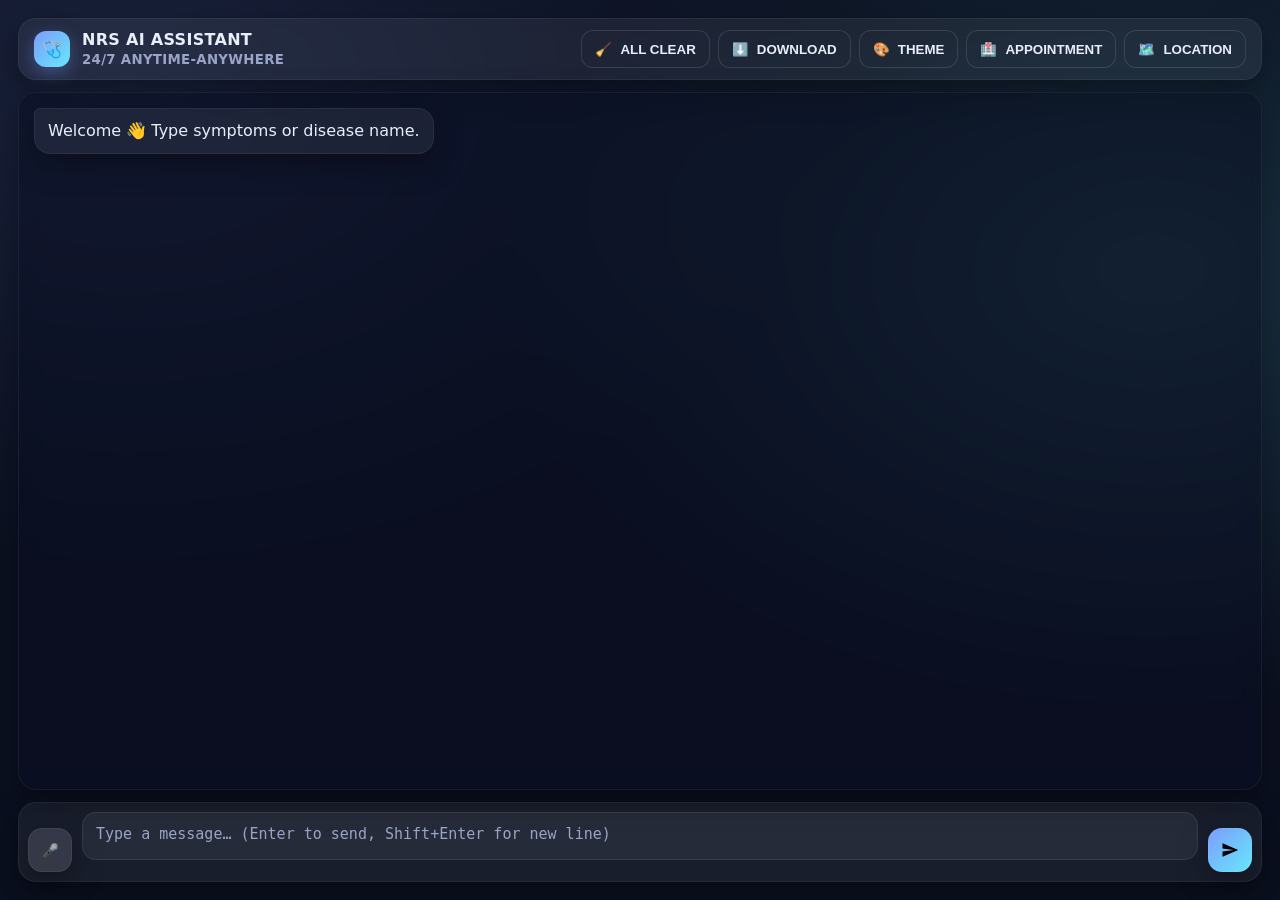
<file: NRSMEDI AI/index.html>
<!DOCTYPE html>
<html lang="en">
<head>
  <meta charset="UTF-8" />
  <meta name="viewport" content="width=device-width, initial-scale=1.0" />
  <title>NRS AI </title>
  <link rel="icon" href="image/logo 3.0">
  <style>
    :root{
      --bg: #0b1020;
      --panel: rgba(255,255,255,0.06);       
      --panel-2: rgba(255,255,255,0.12);
      --text: #e9eefb;
      --muted: #9aa4c7;
      --accent: #7c9cff;
      --accent-2:#67e8f9;
      --danger:#ff6b6b;
      --ok:#22c55e;
      --shadow: 0 10px 30px rgba(0,0,0,.35), inset 0 0 0 1px rgba(255,255,255,.06);
      --radius: 18px;
    }

    *{ box-sizing: border-box }
    html,body{ height:100% }
    body{
      margin:0;
      font-family: ui-sans-serif, system-ui, -apple-system, Segoe UI, Roboto, "Helvetica Neue", Arial, "Noto Sans", "Apple Color Emoji", "Segoe UI Emoji";
      color: var(--text);
      background: radial-gradient(1200px 800px at 10% 10%, rgba(124,156,255,.12), transparent 60%),
                  radial-gradient(1200px 800px at 90% 30%, rgba(103,232,249,.15), transparent 55%),
                  var(--bg);
      display:grid;
      grid-template-rows: auto 1fr auto;
      gap: 12px;
      padding: 18px;
    }

    header{
      display:flex; align-items:center; justify-content:space-between;
      backdrop-filter: blur(8px);
      background: var(--panel);
      border-radius: var(--radius);
      padding: 12px 16px;
      box-shadow: var(--shadow);
    }

    .title{
      display:flex; gap:12px; align-items:center; font-weight:700; letter-spacing:.3px
    }
    .title .logo{ width:36px; height:36px; border-radius:12px; display:grid; place-items:center; background: linear-gradient(135deg, var(--accent), var(--accent-2)); box-shadow: 0 6px 18px rgba(124,156,255,.35) }

    .toolbar{ display:flex; gap:8px; align-items:center }
    .btn{ 
      height:38px; padding:0 14px; border-radius: 12px; border:none; cursor:pointer; color:var(--text);
      background: var(--panel-2); box-shadow: var(--shadow); transition: transform .08s ease, background .2s ease, opacity .2s; display:inline-flex; align-items:center; gap:8px; font-weight:600
    }
    .btn:active{ transform: translateY(1px) scale(.99) }
    .btn.primary{ background: linear-gradient(135deg, var(--accent), var(--accent-2)) }
    .btn.ghost{ background: transparent; box-shadow: inset 0 0 0 1px rgba(255,255,255,.12) }

    .chat{
      position:relative;
      overflow:hidden;
      border-radius: var(--radius);
      background: rgba(10,15,35,.45);
      backdrop-filter: blur(10px);
      box-shadow: var(--shadow);
      min-height: 0; /* so the flex child can shrink */
    }

    .messages{
      height:100%;
      overflow:auto;
      padding: 16px;
      display:flex; flex-direction:column; gap:12px;
      scroll-behavior:smooth;
    }

    .msg{
      max-width: 78ch;
      padding: 12px 14px;
      border-radius: 16px;
      background: rgba(255,255,255,.06);
      box-shadow: var(--shadow);
      line-height: 1.4;
      animation: pop .15s ease;
      white-space: pre-wrap;
      word-wrap: break-word;
    }
    .msg.user{ align-self:flex-end; background: linear-gradient(135deg, rgba(124,156,255,.22), rgba(103,232,249,.20)); border-top-right-radius: 6px }
    .msg.bot{ align-self:flex-start; border-top-left-radius: 6px }

    .row{
      display:flex; align-items: flex-end; gap:10px; padding: 10px; background: var(--panel); box-shadow: var(--shadow); border-radius: var(--radius);
    }

    .input-wrap{ position:relative; flex:1; }
    textarea{
      width:100%; max-height:200px; min-height:48px; resize:none; padding: 12px 44px 12px 14px;
      border-radius: 14px; border:none; outline:none; color:var(--text);
      background: rgba(255,255,255,.06);
      box-shadow: inset 0 0 0 1px rgba(255,255,255,.08);
      font-size: 15px; line-height:1.35;
    }
    textarea::placeholder{ color: var(--muted) }

    .send{ width:44px; height:44px; border-radius: 14px; border:none; cursor:pointer; background: linear-gradient(135deg, var(--accent), var(--accent-2)); display:grid; place-items:center; box-shadow: var(--shadow); transition: transform .08s ease }
    .send:active{ transform: translateY(1px) scale(.98) }

    .icon{ width:18px; height:18px; fill: currentColor }
    .circle{ width:44px; height:44px; border-radius: 14px; display:grid; place-items:center; background: var(--panel-2); border: none; color: var(--text); cursor:pointer; box-shadow: var(--shadow) }

    .typing{
      display:inline-grid; grid-auto-flow:column; gap:5px; align-items:center
    }
    .dot{ width:6px; height:6px; background: var(--muted); border-radius:50%; animation: blink 1.2s infinite }
    .dot:nth-child(2){ animation-delay: .15s }
    .dot:nth-child(3){ animation-delay: .3s }

    .system-bar{ font-size:12px; color: var(--muted); text-align:center; padding:4px 0 }

    @keyframes blink{ 0%, 80%, 100%{ opacity:.2 } 40%{ opacity:1 } }
    @keyframes pop{ from{ transform: scale(.98); opacity:0 } to{ transform: scale(1); opacity:1 } }

    @media (max-width: 640px){
      body{ padding:12px }
      .btn span{ display:none }
    }
  </style>
</head>
<body>
  <header>
    <div class="title">
      <div class="logo" aria-hidden="true">🩺</div>
      <div>
        <div>NRS AI ASSISTANT</div>
        <small style="color:var(--muted)">24/7 ANYTIME-ANYWHERE</small>
      </div>
    </div>
    <div class="toolbar">
      <button class="btn ghost" id="clearBtn" title="Clear conversation">🧹 <span>ALL CLEAR</span></button>
      <button class="btn ghost" id="exportBtn" title="Export conversation">⬇️ <span>DOWNLOAD</span></button>
      <button class="btn ghost" id="themeBtn" title="Toggle theme"> 🎨<span>THEME</span></button>
      <button class="btn ghost" id="DoctorBtn" title="doctor">🏥 <span>APPOINTMENT</span></button>
      <button class="btn ghost" id = "map Btn"title="hospital"> 🗺️<span>LOCATION</span></button>
    </div>
  </header>

  <main class="chat" aria-live="polite">
    <div id="messages" class="messages" role="log" aria-label="Messages"></div>
  </main>

  <footer class="row">
    <button class="circle" id="micBtn" title="Hold to speak / Click to toggle">
      🎤
    </button>

    <div class="input-wrap">
      <textarea id="input" placeholder="Type a message… (Enter to send, Shift+Enter for new line)" rows="1"></textarea>
      <div class="system-bar" id="status"></div>
    </div>

    <button class="send" id="sendBtn" title="Send">
      <svg class="icon" viewBox="0 0 24 24" aria-hidden="true"><path d="M2.01 21L23 12 2.01 3 2 10l15 2-15 2z"/></svg>
    </button>
  </footer>

<script>
/* ===== Utility ===== */
const $ = (sel, el=document) => el.querySelector(sel);
const messagesEl = $('#messages');
const inputEl = $('#input');
const sendBtn = $('#sendBtn');
const micBtn = $('#micBtn');
const statusEl = $('#status');
const STORAGE_KEY = 'fullpage-chat-history-v1';

function wait(ms){ return new Promise(r=>setTimeout(r, ms)); }
function scrollToBottom(){ messagesEl.scrollTop = messagesEl.scrollHeight; }

/* ===== Message Handling ===== */
function addMessage(text, who='bot'){
  const msg = document.createElement('div');
  msg.className = `msg ${who}`;
  msg.innerHTML = text;
  messagesEl.appendChild(msg);
  persist();
  scrollToBottom();
}

function addTyping(){
  const wrap = document.createElement('div');
  wrap.className = 'msg bot';
  wrap.innerHTML = '<span class="typing"><span class="dot"></span><span class="dot"></span><span class="dot"></span></span>';
  messagesEl.appendChild(wrap);
  scrollToBottom();
  return wrap;
}

function persist(){
  const items = [...messagesEl.children].map(n=>({
    who: n.classList.contains('user') ? 'user' : 'bot',
    html: n.innerHTML
  }));
  localStorage.setItem(STORAGE_KEY, JSON.stringify(items));
}

function restore(){
  const raw = localStorage.getItem(STORAGE_KEY);
  if(!raw) return;
  const items = JSON.parse(raw);
  messagesEl.innerHTML = '';
  items.forEach(it=>{
    const div = document.createElement('div');
    div.className = `msg ${it.who}`;
    div.innerHTML = it.html;
    messagesEl.appendChild(div);
  });
  scrollToBottom();
}
  document.getElementById("DoctorBtn").addEventListener("click", function () {
    window.location.href = "doc.html";
  });
/* ===== Medical Knowledge ===== */
const medicalKnowledge = {
  "asthma": "<b>Symptoms:</b> Breathlessness, wheezing<br><b>Medicines:</b> Salbutamol inhaler<br><b>Food:</b> Avoid cold items<br><b>Recovery:</b> Long-term management",
  "viral fever": "<b>Symptoms:</b> Fever, body pain<br><b>Medicines:</b> Paracetamol<br><b>Food:</b> Fluids, light food",
  "diarrhea": "<b>Symptoms:</b> Loose motion<br><b>Medicines:</b> ORS + Zinc<br><b>Food:</b> Banana, rice, curd rice",
  "stomach pain": "<b>Stomach Pain</b><br>May be due to gas or infection. Drink water and rest.",
  "24505647": "<b>Symptoms:</b> Runny nose, sneezing<br><b>Medicines:</b> Saline drops + Paracetamol (if fever)",
  "asthma for baby":"<b>Symptoms:</b> Breathlessness, wheezing <br><b>Medicines:</b> Salbutamol inhaler <br><b>Food:</b> Avoid cold items <br><b>Timing:</b> Morning and night <br><b>Recovery Time:</b> Chronic",
      "piles for baby":"<b>Symptoms:</b> Pain during passing stools <br><b>Medicines:</b> Sitz bath, ointments <br><b>Food:</b> Fiber-rich, papaya <br><b>Timing:</b> Morning and night <br><b>Recovery Time:</b> 3–5 days",
      "skin fungal infection for baby":"<b>Symptoms:</b> Red, itchy patches <br><b>Medicines:</b> Clotrimazole cream <br><b>Food:</b> Reduce sugar <br><b>Timing:</b> Apply morning and night <br><b>Recovery Time:</b> 1–2 weeks",
      "leg cramps for baby":"<b>Symptoms:</b> Night leg pain <br><b>Medicines:</b> Magnesium supplement <br><b>Food:</b> Banana, coconut water <br><b>Timing:</b> Night <br><b>Recovery Time:</b> Few days",
      "stroke (minor) for baby":"<b>Symptoms:</b> Weakness on one side, slurred speech <br><b>Medicines:</b> Aspirin 75mg, Clopidogrel <br><b>Food:</b> Low-fat, no salt <br><b>Timing:</b> Morning <br><b>Recovery Time:</b> Ongoing therapy required",
      "low blood pressure for baby":"<b>Symptoms:</b> Dizziness, fatigue <br><b>Medicines:</b> Fludrocortisone (if severe) <br><b>Food:</b> Salted water, fluids <br><b>Timing:</b> Morning <br><b>Recovery Time:</b> 2–3 days (if acute)",
      "gallstones for baby":"<b>Symptoms:</b> Upper right stomach pain <br><b>Medicines:</b> Ursodiol (if advised) <br><b>Food:</b> Avoid oily food <br><b>Timing:</b> After food <br><b>Recovery Time:</b> May need surgery",
      "peptic ulcer for baby":"<b>Symptoms:</b> Upper stomach pain <br><b>Medicines:</b> Omeprazole 20mg <br><b>Food:</b> Avoid spicy and acidic foods <br><b>Timing:</b> Before breakfast <br><b>Recovery Time:</b> 2–4 weeks",
      "hemorrhoids for baby":"<b>Symptoms:</b> Bleeding while passing stool <br><b>Medicines:</b> Suppositories, stool softeners <br><b>Food:</b> Fiber diet, water <br><b>Timing:</b> Morning <br><b>Recovery Time:</b> 5–7 days",
      "shingles (herpes zoster) for baby":"<b>Symptoms:</b> Painful skin rash <br><b>Medicines:</b> Acyclovir tablets <br><b>Food:</b> Light, cool food <br><b>Timing:</b> 3x a day <br><b>Recovery Time:</b> 7–10 days",
      "high cholesterol for baby":"<b>Symptoms:</b> Usually silent <br><b>Medicines:</b> Atorvastatin 10mg <br><b>Food:</b> Oats, green tea, no fried food <br><b>Timing:</b> Night <br><b>Recovery Time:</b> Long-term management",
      "alzheimers disease for baby":"<b>Symptoms:</b> Memory loss, confusion <br><b>Medicines:</b> Donepezil, Memantine <br><b>Food:</b> Nuts, berries, leafy greens <br><b>Timing:</b> Morning <br><b>Recovery Time:</b> Progressive disorder",
      "dental decay for baby":"<b>Symptoms:</b> Toothache, decay <br><b>Medicines:</b> Dental cleaning, fluoride <br><b>Food:</b> Soft food, avoid sweets <br><b>Timing:</b> After meals <br><b>Recovery Time:</b> Varies",
      "dehydration for baby":"<b>Symptoms:</b> Dry mouth, low urine <br><b>Medicines:</b> ORS, electrolyte solutions <br><b>Food:</b> Coconut water, juices <br><b>Timing:</b> After meals <br><b>Recovery Time:</b> 1–2 days",
      "knee pain for baby":"<b>Symptoms:</b> Pain while walking <br><b>Medicines:</b> Calcium, pain ointment <br><b>Food:</b> Sesame, milk, turmeric <br><b>Timing:</b> Night <br><b>Recovery Time:</b> Ongoing",
      "varicose veins for baby":"<b>Symptoms:</b> Swollen, twisted veins <br><b>Medicines:</b> Compression socks, Diosmin <br><b>Food:</b> High fiber <br><b>Timing:</b> Morning <br><b>Recovery Time:</b> Slow – improves with rest",
      "lung infection (pneumonia) for baby":"<b>Symptoms:</b> Cough, fever, breathlessness <br><b>Medicines:</b> Azithromycin or Amoxiclav <br><b>Food:</b> Soup, fluids <br><b>Timing:</b> After food <br><b>Recovery Time:</b> 7–10 days",
      "thyroid imbalance for baby":"<b>Symptoms:</b> Fatigue, weight gain or loss <br><b>Medicines:</b> Thyroxine <br><b>Food:</b> Avoid cabbage, soy <br><b>Timing:</b> Early morning <br><b>Recovery Time:</b> Long-term",
      "frozen shoulder (repeat) for baby":"<b>Symptoms:</b> Shoulder stiffness, pain <br><b>Medicines:</b> Physiotherapy, painkillers <br><b>Food:</b> No restriction <br><b>Timing:</b> Night <br><b>Recovery Time:</b> Weeks to months",
      "low vision for baby":"<b>Symptoms:</b> Blurred sight <br><b>Medicines:</b> Vitamin A, spectacles <br><b>Food:</b> Carrots, mango <br><b>Timing:</b> After food <br><b>Recovery Time:</b> Supportive",
      "sciatica for baby":"<b>Symptoms:</b> Back to leg pain <br><b>Medicines:</b> Pregabalin, painkillers <br><b>Food:</b> No restriction <br><b>Timing:</b> Night <br><b>Recovery Time:</b> Varies",
      "bladder infection for baby":"<b>Symptoms:</b> Burning urination, fever <br><b>Medicines:</b> Nitrofurantoin <br><b>Food:</b> Cranberry juice <br><b>Timing:</b> After meals <br><b>Recovery Time:</b> 5–7 days",
      "b12 deficiency for baby":"<b>Symptoms:</b> Numbness, tiredness <br><b>Medicines:</b> B12 tablets or injection <br><b>Food:</b> Egg, milk <br><b>Timing:</b> After food <br><b>Recovery Time:</b> 2–4 weeks",
      "tinnitusfor baby":"<b>Symptoms:</b> Buzzing in ear <br><b>Medicines:</b> Ginkgo biloba (sometimes) <br><b>Food:</b> Reduce caffeine <br><b>Timing:</b> Daily <br><b>Recovery Time:</b> Varies",
      "skin dryness for baby":"<b>Symptoms:</b> Flaky skin <br><b>Medicines:</b> Moisturizer <br><b>Food:</b> Water, coconut oil <br><b>Timing:</b> Morning and night <br><b>Recovery Time:</b> Ongoing",
      "balance issues for baby":"<b>Symptoms:</b> Unsteadiness <br><b>Medicines:</b> Vitamin D, physical therapy <br><b>Food:</b> Hydration, protein <br><b>Timing:</b> Morning <br><b>Recovery Time:</b> Varies",
      "fatigue syndrome for baby":"<b>Symptoms:</b> Tiredness, no energy <br><b>Medicines:</b> B-complex, iron <br><b>Food:</b> Dates, greens, nuts <br><b>Timing:</b> After breakfast <br><b>Recovery Time:</b> 1–2 weeks",
      "gum infections for baby":"<b>Symptoms:</b> Swelling, bleeding gums <br><b>Medicines:</b> Chlorhexidine mouthwash <br><b>Food:</b> Soft food <br><b>Timing:</b> Morning and night <br><b>Recovery Time:</b> 3–5 days",
      "depressive dementia for baby":"<b>Symptoms:</b> Sadness + memory loss <br><b>Medicines:</b> Antidepressants, Donepezil <br><b>Food:</b> Leafy greens, coconut oil <br><b>Timing:</b> Morning <br><b>Recovery Time:</b> Ongoing – support essential",


 "hypertension": "<b>Symptoms:</b> Headache, blurred vision <br><b>Medicines:</b> Amlodipine 5mg once daily <br><b>Food:</b> Low salt, leafy vegetables <br><b>Timing:</b> Morning after food <br><b>Recovery Time:</b> Chronic – long-term control",
      "type 2 diabetes": "<b>Symptoms:</b> Frequent urination, thirst, fatigue <br><b>Medicines:</b> Metformin 500mg twice daily <br><b>Food:</b> Low sugar, high fiber diet <br><b>Timing:</b> After meals <br><b>Recovery Time:</b> Ongoing – lifestyle control needed",
      "arthritis": "<b>Symptoms:</b> Joint pain, stiffness <br><b>Medicines:</b> Aceclofenac + Paracetamol <br><b>Food:</b> Turmeric, ginger <br><b>Timing:</b> Morning and night <br><b>Recovery Time:</b> Varies – usually long term",
      "cataract": "<b>Symptoms:</b> Blurry vision, sensitivity to light <br><b>Medicines:</b> Requires surgery, eye drops post-op <br><b>Food:</b> Vitamin A-rich food (carrots, pumpkin) <br><b>Timing:</b> As advised post-surgery <br><b>Recovery Time:</b> 1–2 weeks post-surgery",
      "constipation": "<b>Symptoms:</b> Hard stools, straining <br><b>Medicines:</b> Lactulose syrup or Isabgol <br><b>Food:</b> Papaya, water, fiber-rich diet <br><b>Timing:</b> Night before bed <br><b>Recovery Time:</b> 2–3 days",
      "dementia": "<b>Symptoms:</b> Memory loss, confusion <br><b>Medicines:</b> Donepezil, Rivastigmine <br><b>Food:</b> Walnuts, spinach, fish <br><b>Timing:</b> Morning <br><b>Recovery Time:</b> Progressive – supportive care",
      "parkinsons disease": "<b>Symptoms:</b> Tremors, movement difficulty <br><b>Medicines:</b> Levodopa + Carbidopa <br><b>Food:</b> Balanced protein meals <br><b>Timing:</b> Before food <br><b>Recovery Time:</b> Long-term management",
      "urinary incontinence": "<b>Symptoms:</b> Sudden urge or leakage of urine <br><b>Medicines:</b> Tolterodine 2mg <br><b>Food:</b> Reduce caffeine, drink fluids in daytime <br><b>Timing:</b> Night <br><b>Recovery Time:</b> Long-term condition",
      "osteoporosis": "<b>Symptoms:</b> Fragile bones, fractures <br><b>Medicines:</b> Calcium + Vitamin D3 <br><b>Food:</b> Milk, sesame, greens <br><b>Timing:</b> Morning <br><b>Recovery Time:</b> Long-term supplements",
      "GERD (acid reflux)": "<b>Symptoms:</b> Heartburn, chest discomfort <br><b>Medicines:</b> Pantoprazole 40mg <br><b>Food:</b> Avoid spicy, eat early dinner <br><b>Timing:</b> Before breakfast <br><b>Recovery Time:</b> 3–5 days (long-term if chronic)",
      "chronic obstructive pulmonary disease (COPD)": "<b>Symptoms:</b> Cough, breathlessness, wheezing <br><b>Medicines:</b> Salbutamol inhaler, Tiotropium <br><b>Food:</b> Ginger, garlic, omega-3 foods <br><b>Timing:</b> As per inhaler schedule <br><b>Recovery Time:</b> Chronic – long-term control",
      "pneumonia": "<b>Symptoms:</b> Fever, cough with sputum, chest pain <br><b>Medicines:</b> Amoxicillin, Azithromycin <br><b>Food:</b> Warm soups, fluids, fruits <br><b>Timing:</b> After food <br><b>Recovery Time:</b> 1–2 weeks",
      "tuberculosis (TB)": "<b>Symptoms:</b> Persistent cough, weight loss, night sweats <br><b>Medicines:</b> Rifampicin, Isoniazid, Pyrazinamide, Ethambutol <br><b>Food:</b> Protein-rich diet, milk, eggs <br><b>Timing:</b> Morning on empty stomach <br><b>Recovery Time:</b> 6–9 months",
      "lung cancer": "<b>Symptoms:</b> Chronic cough, chest pain, weight loss <br><b>Medicines:</b> Chemotherapy, targeted therapy <br><b>Food:</b> High-protein, antioxidant-rich foods <br><b>Timing:</b> As per oncologist advice <br><b>Recovery Time:</b> Depends on stage – long-term",
      "influenza (flu)": "<b>Symptoms:</b> Fever, sore throat, body aches <br><b>Medicines:</b> Oseltamivir, Paracetamol <br><b>Food:</b> Citrus fruits, fluids, soups <br><b>Timing:</b> Morning and night <br><b>Recovery Time:</b> 5–7 days",
      "hepatitis B": "<b>Symptoms:</b> Jaundice, fatigue, abdominal pain <br><b>Medicines:</b> Tenofovir, Entecavir <br><b>Food:</b> Avoid alcohol, eat leafy greens <br><b>Timing:</b> Morning <br><b>Recovery Time:</b> Months – chronic management",
      "liver cirrhosis": "<b>Symptoms:</b> Swelling in legs, jaundice, confusion <br><b>Medicines:</b> Diuretics, Lactulose <br><b>Food:</b> Low salt, high protein diet <br><b>Timing:</b> Morning and night <br><b>Recovery Time:</b> Chronic – no full cure",
      "gallstones": "<b>Symptoms:</b> Severe abdominal pain, nausea <br><b>Medicines:</b> Ursodeoxycholic acid (for small stones) <br><b>Food:</b> Low-fat diet <br><b>Timing:</b> Night <br><b>Recovery Time:</b> Often requires surgery",
      "pancreatitis": "<b>Symptoms:</b> Abdominal pain, vomiting <br><b>Medicines:</b> Painkillers, pancreatic enzymes <br><b>Food:</b> Bland diet, fluids <br><b>Timing:</b> After meals <br><b>Recovery Time:</b> 1–4 weeks (acute)",
      "chronic kidney disease (CKD)": "<b>Symptoms:</b> Swelling, fatigue, reduced urine <br><b>Medicines:</b> ACE inhibitors, diuretics <br><b>Food:</b> Low salt, low potassium diet <br><b>Timing:</b> Morning <br><b>Recovery Time:</b> Chronic – lifelong management",
      "kidney stones": "<b>Symptoms:</b> Severe flank pain, blood in urine <br><b>Medicines:</b> Tamsulosin, painkillers <br><b>Food:</b> Drink plenty of water, avoid spinach <br><b>Timing:</b> As per pain relief need <br><b>Recovery Time:</b> Days to weeks",
      "urinary tract infection (UTI)": "<b>Symptoms:</b> Burning urination, fever, pain <br><b>Medicines:</b> Nitrofurantoin, Ciprofloxacin <br><b>Food:</b> Cranberry juice, water <br><b>Timing:</b> After meals <br><b>Recovery Time:</b> 5–7 days",
      "benign prostatic hyperplasia (BPH)": "<b>Symptoms:</b> Frequent urination, weak stream <br><b>Medicines:</b> Tamsulosin, Finasteride <br><b>Food:</b> Pumpkin seeds, tomato (lycopene) <br><b>Timing:</b> Night <br><b>Recovery Time:</b> Long-term management",
      "prostate cancer": "<b>Symptoms:</b> Urination problems, pelvic pain <br><b>Medicines:</b> Hormone therapy, chemotherapy <br><b>Food:</b> Tomatoes, green tea, broccoli <br><b>Timing:</b> As advised <br><b>Recovery Time:</b> Depends on stage",
      "breast cancer": "<b>Symptoms:</b> Lump in breast, nipple discharge <br><b>Medicines:</b> Chemotherapy, hormone therapy <br><b>Food:</b> Berries, omega-3 foods, leafy vegetables <br><b>Timing:</b> As advised <br><b>Recovery Time:</b> Depends on treatment stage",
      "cervical cancer": "<b>Symptoms:</b> Irregular bleeding, pelvic pain <br><b>Medicines:</b> Surgery, chemotherapy, radiotherapy <br><b>Food:</b> Green leafy vegetables, garlic <br><b>Timing:</b> As advised <br><b>Recovery Time:</b> Depends on stage",
      "endometriosis": "<b>Symptoms:</b> Painful periods, infertility <br><b>Medicines:</b> Hormonal therapy, painkillers <br><b>Food:</b> Omega-3 foods, fresh vegetables <br><b>Timing:</b> Morning <br><b>Recovery Time:</b> Varies – chronic",
      "polycystic ovary syndrome (PCOS)": "<b>Symptoms:</b> Irregular periods, weight gain, acne <br><b>Medicines:</b> Metformin, hormonal therapy <br><b>Food:</b> Low-carb diet, high protein <br><b>Timing:</b> Morning and night <br><b>Recovery Time:</b> Long-term management",
      "miscarriage": "<b>Symptoms:</b> Vaginal bleeding, abdominal cramps <br><b>Medicines:</b> Supportive care, antibiotics if needed <br><b>Food:</b> Iron-rich diet, fruits <br><b>Timing:</b> As prescribed <br><b>Recovery Time:</b> 2–6 weeks",
      "depression": "<b>Symptoms:</b> Low mood, loss of interest, insomnia <br><b>Medicines:</b> SSRIs (Fluoxetine, Sertraline) <br><b>Food:</b> Omega-3 foods, nuts, bananas <br><b>Timing:</b> Morning <br><b>Recovery Time:</b> Weeks to months",
      "schizophrenia": "<b>Symptoms:</b> Hallucinations, disorganized thoughts <br><b>Medicines:</b> Antipsychotics (Olanzapine, Risperidone) <br><b>Food:</b> Omega-3, whole grains <br><b>Timing:</b> Night <br><b>Recovery Time:</b> Long-term management",
      "bipolar disorder": "<b>Symptoms:</b> Mood swings, depression, mania <br><b>Medicines:</b> Lithium, Valproate <br><b>Food:</b> Fresh fruits, vegetables, avoid alcohol <br><b>Timing:</b> Morning and night <br><b>Recovery Time:</b> Long-term management",
      "anxiety disorder": "<b>Symptoms:</b> Nervousness, palpitations, sweating<br><b>Medicines:</b> Benzodiazepines, SSRIs<br><b>Food:</b> Chamomile tea, omega-3 foods<br><b>Timing:</b> Night<br><b>Recovery Time:</b> Weeks to months",
      "autism spectrum disorder": "<b>Symptoms:</b> Social communication issues, repetitive behavior<br><b>Medicines:</b> Supportive therapy (Risperidone sometimes)<br><b>Food:</b> Balanced diet, gluten-free (optional)<br><b>Timing:</b> As advised<br><b>Recovery Time:</b> Lifelong supportive",
      "attention deficit hyperactivity disorder (ADHD)": "<b>Symptoms:</b> Inattention, hyperactivity<br><b>Medicines:</b> Methylphenidate, Atomoxetine<br><b>Food:</b> Omega-3 foods, protein diet<br><b>Timing:</b> Morning<br><b>Recovery Time:</b> Lifelong management",
      "Depression": "<b>Symptoms:</b> Sadness, loss of interest<br><b>Medicines:</b> Escitalopram, Sertraline<br><b>Food:</b> Omega-3, bananas<br><b>Timing:</b> Morning<br><b>Recovery:</b> Gradual improvement",
      "Anemia": "<b>Symptoms:</b> Fatigue, pale skin<br><b>Medicines:</b> Ferrous sulfate tablets<br><b>Food:</b> Beetroot, spinach, jaggery<br><b>Timing:</b> After food<br><b>Recovery:</b> 2–4 weeks",
      "Back Pain": "<b>Symptoms:</b> Pain in lower back<br><b>Medicines:</b> Pain relief gel, Paracetamol<br><b>Food:</b> Anti-inflammatory foods<br><b>Timing:</b> Morning and night<br><b>Recovery:</b> Varies",
      "Hearing Loss": "<b>Symptoms:</b> Difficulty hearing conversations<br><b>Medicines:</b> Hearing aid, Vitamin B12<br><b>Food:</b> Fish, nuts<br><b>Timing:</b> Daily supplement<br><b>Recovery:</b> Supportive – aids needed",
      "Vertigo": "<b>Symptoms:</b> Dizziness, imbalance<br><b>Medicines:</b> Betahistine 16mg<br><b>Food:</b> Hydration, low salt<br><b>Timing:</b> Morning and night<br><b>Recovery:</b> 3–7 days or recurring",
      "Gout": "<b>Symptoms:</b> Joint swelling, toe pain<br><b>Medicines:</b> Allopurinol 100mg<br><b>Food:</b> Avoid red meat, take more water<br><b>Timing:</b> Morning<br><b>Recovery:</b> 1–2 weeks",
      "Dry Mouth (Xerostomia)": "<b>Symptoms:</b> Dry tongue, sticky mouth<br><b>",





"mouth ulcers": "<b>Symptoms:</b> Painful mouth sores<br><b>Medicines:</b> Mucaine gel, B-complex<br><b>Food:</b> Curd rice, avoid spicy<br><b>Timing:</b> After food<br><b>Recovery:</b> 3–5 days",
    "lice infestation": "<b>Symptoms:</b> Itchy scalp<br><b>Medicines:</b> Permethrin shampoo<br><b>Food:</b> No restrictions<br><b>Timing:</b> 2–3 times a week<br><b>Recovery:</b> 1–2 weeks",
    "dengue fever": "<b>Symptoms:</b> High fever, body pain<br><b>Medicines:</b> Paracetamol only<br><b>Food:</b> Papaya leaf juice, fluids<br><b>Timing:</b> Every 6 hrs<br><b>Recovery:</b> 7–10 days",
    "sinusitis": "<b>Symptoms:</b> Headache, blocked nose<br><b>Medicines:</b> Antihistamine, steam<br><b>Food:</b> Avoid cold foods<br><b>Timing:</b> Night<br><b>Recovery:</b> 5–7 days",
    "hand foot and mouth disease": "<b>Symptoms:</b> Blisters, mouth ulcers<br><b>Medicines:</b> Paracetamol<br><b>Food:</b> Cold liquids<br><b>Timing:</b> As needed<br><b>Recovery:</b> 5–7 days",
    "bronchitis": "<b>Symptoms:</b> Cough, chest pain<br><b>Medicines:</b> Bronchodilator syrup<br><b>Food:</b> Soup, warm water<br><b>Timing:</b> Morning and night<br><b>Recovery:</b> 5–7 days",
    "teething fever": "<b>Symptoms:</b> Low fever, irritability<br><b>Medicines:</b> Paracetamol drops<br><b>Food:</b> Cool mashed food<br><b>Timing:</b> Every 6–8 hrs<br><b>Recovery:</b> 2–3 days",
    "eye conjunctivitis": "<b>Symptoms:</b> Redness, watery eyes<br><b>Medicines:</b> Antibiotic eye drops<br><b>Food:</b> No restriction<br><b>Timing:</b> 3x daily<br><b>Recovery:</b> 3–5 days",
    "skin rash": "<b>Symptoms:</b> Itchy bumps on skin<br><b>Medicines:</b> Calamine lotion<br><b>Food:</b> Cool fluids<br><b>Timing:</b> Apply twice a day<br><b>Recovery:</b> 3–4 days",
    "vomiting": "<b>Symptoms:</b> Nausea, vomiting<br><b>Medicines:</b> Domperidone syrup<br><b>Food:</b> ORS, soft rice<br><b>Timing:</b> After vomiting<br><b>Recovery:</b> 1–2 days",
    "night terrors": "<b>Symptoms:</b> Screaming in sleep<br><b>Medicines:</b> None usually<br><b>Food:</b> Light dinner<br><b>Timing:</b> Bedtime routine<br><b>Recovery:</b> Improves with age",
    "pinworms": "<b>Symptoms:</b> Anal itching<br><b>Medicines:</b> Albendazole 200mg once<br><b>Food:</b> Garlic, fiber food<br><b>Timing:</b> Night<br><b>Recovery:</b> 1 day",
    "hiccups": "<b>Symptoms:</b> Sudden repeated hiccups<br><b>Medicines:</b> Usually none<br><b>Food:</b> Warm water<br><b>Timing:</b> After meals if needed<br><b>Recovery:</b> Few minutes to 1 hour",
    "jaundice neonatal": "<b>Symptoms:</b> Yellow eyes and skin<br><b>Medicines:</b> Phototherapy if severe<br><b>Food:</b> Frequent breastfeeding<br><b>Timing:</b> Regular intervals<br><b>Recovery:</b> 3–10 days",
    "colic": "<b>Symptoms:</b> Unexplained crying<br><b>Medicines:</b> Colic drops<br><b>Food:</b> Mother to avoid gas-producing foods<br><b>Timing:</b> As prescribed<br><b>Recovery:</b> 3–4 months",
    "throat infection": "<b>Symptoms:</b> Sore throat, fever<br><b>Medicines:</b> Amoxicillin<br><b>Food:</b> Warm drinks<br><b>Timing:</b> After food<br><b>Recovery:</b> 5–7 days",
    "bedwetting": "<b>Symptoms:</b> Night-time urination<br><b>Medicines:</b> Desmopressin (if required)<br><b>Food:</b> Reduce water at night<br><b>Timing:</b> Bedtime<br><b>Recovery:</b> Improves with age",
    "ear wax blockage": "<b>Symptoms:</b> Reduced hearing, discomfort<br><b>Medicines:</b> Wax dissolving drops<br><b>Food:</b> No restriction<br><b>Timing:</b> 2–3 times daily<br><b>Recovery:</b> 2–3 days",
    "speech delay": "<b>Symptoms:</b> Late talking<br><b>Medicines:</b> None (speech therapy suggested)<br><b>Food:</b> Omega-3 rich foods<br><b>Timing:</b> Daily<br><b>Recovery:</b> Gradual",
    "hyperactivity": "<b>Symptoms:</b> Restlessness, poor focus<br><b>Medicines:</b> Behavioral therapy, rarely meds<br><b>Food:</b> Avoid sugars<br><b>Timing:</b> Lifestyle-based<br><b>Recovery:</b> Ongoing",
    "insect bite allergy": "<b>Symptoms:</b> Swelling, itching<br><b>Medicines:</b> Antihistamine syrup<br><b>Food:</b> Avoid allergens<br><b>Timing:</b> Night<br><b>Recovery:</b> 1–3 days",
    "minor burns": "<b>Symptoms:</b> Redness, pain<br><b>Medicines:</b> Burn ointment<br><b>Food:</b> Fluids, soft food<br><b>Timing:</b> 2x daily application<br><b>Recovery:</b> 3–5 days",
    "nosebleed": "<b>Symptoms:</b> Bleeding from nose<br><b>Medicines:</b> Nasal drops, ice pack<br><b>Food:</b> Cold fruits<br><b>Timing:</b> As needed<br><b>Recovery:</b> 1–2 days",
    "mild head injury": "<b>Symptoms:</b> Headache, mild swelling<br><b>Medicines:</b> Paracetamol<br><b>Food:</b> Fluids, soft diet<br><b>Timing:</b> As needed<br><b>Recovery:</b> 2–3 days",
    "sprain": "<b>Symptoms:</b> Swelling, pain<br><b>Medicines:</b> Ice pack, pain gel<br><b>Food:</b> Normal<br><b>Timing:</b> Apply twice a day<br><b>Recovery:</b> 3–5 days",
    "food poisoning": "<b>Symptoms:</b> Vomiting, diarrhea<br><b>Medicines:</b> ORS, Domperidone<br><b>Food:</b> Soft rice, banana<br><b>Timing:</b> After vomiting<br><b>Recovery:</b> 2–4 days",
    "boils": "<b>Symptoms:</b> Painful skin lump<br><b>Medicines:</b> Mupirocin ointment<br><b>Food:</b> Turmeric milk<br><b>Timing:</b> Apply 2x daily<br><b>Recovery:</b> 5–7 days",
    "skin allergy": "<b>Symptoms:</b> Rashes, itching<br><b>Medicines:</b> Antihistamine, calamine lotion<br><b>Food:</b> Avoid allergens<br><b>Timing:</b> Night<br><b>Recovery:</b> 3–5 days",
    "sunburn": "<b>Symptoms:</b> Red skin, burning<br><b>Medicines:</b> Aloe vera gel<br><b>Food:</b> Cool drinks<br><b>Timing:</b> Apply twice daily<br><b>Recovery:</b> 2–4 days",
    "eye stye": "<b>Symptoms:</b> Swollen eyelid<br><b>Medicines:</b> Warm compress, antibiotic ointment<br><b>Food:</b> Normal<br><b>Timing:</b> 3x/day<br><b>Recovery:</b> 3–5 days",




  "motion sickness": "<b>Symptoms:</b> Nausea while traveling<br><b>Medicines:</b> Ondansetron<br><b>Food:</b> Light snacks before travel<br><b>Timing:</b> 30 min before journey<br><b>Recovery:</b> 1 day",
  "cold sores": "<b>Symptoms:</b> Blisters around lips<br><b>Medicines:</b> Antiviral cream<br><b>Food:</b> Avoid spicy<br><b>Timing:</b> Apply 3x/day<br><b>Recovery:</b> 5–7 days",
  "headache": "<b>Advice:</b> Try relaxing, drinking water, or taking a pain reliever if needed.",
  "body pain": "<b>Advice:</b> Body pain can be due to fatigue. Try a warm bath or light exercise.",
  "period pain": "<b>Advice:</b> For period pain, try using a heating pad, drinking warm fluids, and gentle stretching.",
  "covid": "<b>Note:</b> If you suspect you have COVID-19, please contact a healthcare professional immediately.",
  "covid vaccine": "<b>Info:</b> COVID vaccines help prevent severe illness. Consult your nearest healthcare provider for vaccination.",
  "h1n1 virus": "<b>Info:</b> H1N1 (Swine Flu) is a respiratory infection. If symptoms worsen, seek medical attention immediately.",
  "general medication": "<b>Warning:</b> Please consult a doctor before taking any medication. Avoid self-medication for serious symptoms.",
  "thank you": "You're welcome! Feel free to ask if you need more help.",
  "bye": "Goodbye! Take care.",
  "help": "I'm here to help. What do you need assistance with?",

  "fever": "<b>Symptoms:</b> High temperature, chills, body aches<br><b>Advice:</b> Rest well, stay hydrated, use a cool compress<br><b>Food:</b> Clear fluids, light soups, fruits<br><b>Timing:</b> Take paracetamol if temp >38°C<br><b>Recovery:</b> 2–7 days",
  
  "common cold": "<b>Symptoms:</b> Sneezing, runny nose, sore throat<br><b>Advice:</b> Steam inhalation, warm fluids, saline drops<br><b>Food:</b> Honey with warm water, soups<br><b>Timing:</b> Take rest and fluids immediately<br><b>Recovery:</b> 7–10 days",
  
  "body pain": "<b>Symptoms:</b> Muscle ache, stiffness<br><b>Advice:</b> Rest, gentle stretching, warm shower<br><b>Food:</b> Protein-rich food, vegetables<br><b>Timing:</b> Take pain relief if needed<br><b>Recovery:</b> 2–5 days",
  
  "headache": "<b>Symptoms:</b> Head pain, sensitivity to light<br><b>Advice:</b> Rest in dark room, drink water, avoid screen<br><b>Food:</b> Light meals, herbal tea<br><b>Timing:</b> Take medicine at onset of pain<br><b>Recovery:</b> Few hours to 2 days",
  
  "sore throat": "<b>Symptoms:</b> Painful swallowing, throat irritation<br><b>Advice:</b> Gargle salt water, lozenges, warm fluids<br><b>Food:</b> Soft foods, warm soups<br><b>Timing:</b> Relief measures immediately<br><b>Recovery:</b> 3–7 days",
  
  "indigestion": "<b>Symptoms:</b> Bloating, burning sensation<br><b>Advice:</b> Eat small meals, avoid spicy food<br><b>Food:</b> Rice, bananas, toast<br><b>Timing:</b> Avoid lying down after meals<br><b>Recovery:</b> Within 1 day",
  
  "diarrhea": "<b>Symptoms:</b> Loose stools, abdominal cramps<br><b>Advice:</b> ORS, rest, avoid heavy food<br><b>Food:</b> BRAT diet (Banana, Rice, Apple, Toast)<br><b>Timing:</b> Rehydrate immediately<br><b>Recovery:</b> 1–3 days",
  
  "constipation": "<b>Symptoms:</b> Hard stools, straining<br><b>Advice:</b> Drink water, eat fiber, exercise<br><b>Food:</b> Fruits, vegetables, whole grains<br><b>Timing:</b> Daily routine & hydration<br><b>Recovery:</b> 2–5 days",
  
  "allergy": "<b>Symptoms:</b> Sneezing, itchy eyes, runny nose<br><b>Advice:</b> Avoid triggers, stay in clean air<br><b>Food:</b> Warm fluids, vitamin C foods<br><b>Timing:</b> Antihistamine at symptom onset<br><b>Recovery:</b> 1–3 days",
  
  "back pain": "<b>Symptoms:</b> Lower back stiffness, pain<br><b>Advice:</b> Avoid heavy lifting, apply hot pack<br><b>Food:</b> Balanced diet, calcium-rich foods<br><b>Timing:</b> Start rest & heat immediately<br><b>Recovery:</b> Few days to weeks",
  
  "motion sickness": "<b>Symptoms:</b> Nausea, dizziness while travel<br><b>Advice:</b> Sit forward, fresh air, light snacks<br><b>Food:</b> Crackers, lemon water<br><b>Timing:</b> Take medicine 30 min before journey<br><b>Recovery:</b> Within 1 day",
  
  "period pain": "<b>Symptoms:</b> Lower abdominal cramps, back pain<br><b>Advice:</b> Use heating pad, gentle exercise, rest<br><b>Food:</b> Warm fluids, light meals<br><b>Timing:</b> Pain relief at onset of cramps<br><b>Recovery:</b> 1–3 days",
  
  "cold": "<b>Symptoms:</b> Blisters around lips, tingling<br><b>Advice:</b> Keep area clean, avoid touching<br><b>Food:</b> Soft, non-irritating foods<br><b>Timing:</b> Apply antiviral at first sign<br><b>Recovery:</b> 7–10 days",
  
  "insect bite": "<b>Symptoms:</b> Redness, swelling, itching<br><b>Advice:</b> Clean bite, apply cold compress<br><b>Food:</b> No restrictions<br><b>Timing:</b> Relief measures immediately<br><b>Recovery:</b> 1–3 days",
  
  "dehydration": "<b>Symptoms:</b> Dry mouth, dizziness, low urine<br><b>Advice:</b> Drink water or ORS, rest in cool place<br><b>Food:</b> Fresh fruits, electrolyte drinks<br><b>Timing:</b> Start hydration immediately<br><b>Recovery:</b> Few hours to 1 day",
  
};

/* ===== Bot Logic ===== */
async function fakeAIResponse(userText){
  await wait(500);
  const lower = userText.toLowerCase().trim();
  if(!lower) return "";

  if(['hi','hello','hey','hai'].includes(lower))
    return "HELLO 👋 WELCOME TO NRS AI ASSISTANT, <br> I CAN PROVIDE ALL MEDICAL INFORMATION YOU NEED SO ASK ANY HELP YOU NEED ✨ ";

  for(const key in medicalKnowledge){
    if(lower.includes(key)) return medicalKnowledge[key];
  }

  const fever = lower.includes('fever');
  const head = lower.includes('headache') || lower.includes('head pain');
  const stomach = lower.includes('stomach pain');

  if(fever && head && stomach)
    return "<b>Fever + Headache + Stomach Pain</b><br>Possible viral or food infection. Consult doctor if severe.";

  if(fever && head)
    return "<b>Fever with Headache</b><br>Rest, fluids, paracetamol.";

  if(fever && stomach)
    return "<b>Fever with Stomach Pain</b><br>ORS and light food advised.";

  if(fever)
    return "<b>Fever detected</b><br>Rest and drink fluids.";

  if(head)
    return "<b>Headache detected</b><br>Avoid screens, drink water.";

  if(stomach)
    return "<b>Stomach pain detected</b><br>Eat light food.";

  return "Please type symptoms like <i>fever, headache, stomach pain</i> or disease name.";
}

/* ===== Send Message ===== */
async function sendMessage(){
  const text = inputEl.value.trim();
  if(!text) return;
  inputEl.value = '';
  addMessage(text,'user');
  const typing = addTyping();
  const reply = await fakeAIResponse(text);
  typing.remove();
  addMessage(reply,'bot');
}

sendBtn.onclick = sendMessage;
inputEl.onkeydown = e=>{
  if(e.key==='Enter' && !e.shiftKey){
    e.preventDefault();
    sendMessage();
  }
};

/* ===== Voice Input ===== */
try{
  const SR = window.SpeechRecognition || window.webkitSpeechRecognition;
  if(SR){
    const r = new SR();
    r.onresult = e=> inputEl.value = e.results[0][0].transcript;
    micBtn.onclick = ()=> r.start();
  }
}catch(e){}

/* ===== Init ===== */
restore();
if(messagesEl.children.length===0){
  addMessage("Welcome 👋 Type symptoms or disease name.");
}

    // ===== Voice input =====
    let recognition;
    let listening = false;
    try{
      const SR = window.SpeechRecognition || window.webkitSpeechRecognition;
      if(SR){
        recognition = new SR();
        recognition.lang = 'en-US';
        recognition.continuous = false;
        recognition.interimResults = true;

        recognition.onstart = ()=>{ listening = true; statusEl.textContent = 'Listening…'; micBtn.style.background = 'linear-gradient(135deg, rgba(124,156,255,.35), rgba(103,232,249,.35))'; };
        recognition.onerror = ()=>{ statusEl.textContent = 'Mic error. Check permissions.' };
        recognition.onend = ()=>{ listening = false; statusEl.textContent = ''; micBtn.style.background = ''; };

        recognition.onresult = (e)=>{
          let transcript = '';
          for(const res of e.results){ transcript += res[0].transcript; }
          inputEl.value = transcript;
          autoResize();
        };

        micBtn.addEventListener('mousedown', ()=>{ recognition.start(); });
        micBtn.addEventListener('mouseup', ()=>{ if(listening) recognition.stop(); });
        micBtn.addEventListener('click', ()=>{ // toggle on click for mobile
          if(!listening) recognition.start(); else recognition.stop();
        });
      }else{
        micBtn.disabled = true; micBtn.title = 'Speech Recognition not supported';
      }
    }catch(err){ console.warn('Speech setup failed', err); micBtn.disabled = true; }

    // ===== Commands =====
    $('#clearBtn').addEventListener('click', ()=>{
      if(confirm('Clear this conversation?')){
        localStorage.removeItem(STORAGE_KEY);
        messagesEl.innerHTML = '';
        addMessage('NRS AI ✨', 'bot');
      }
    });

    $('#exportBtn').addEventListener('click', ()=>{
      const lines = [...messagesEl.children].map(n=>{
        const who = n.classList.contains('user') ? 'You' : 'Bot';
        const text = n.innerText.replace(/\n+/g, '\n');
        return `[${who}] ${text}`;
      }).join('\n\n');
      const blob = new Blob([lines], {type:'text/plain'});
      const url = URL.createObjectURL(blob);
      const a = document.createElement('a');
      a.href = url; a.download = `chat-export-${new Date().toISOString().slice(0,19).replace(/[:T]/g,'-')}.txt`;
      a.click(); URL.revokeObjectURL(url);
    });

    $('#themeBtn').addEventListener('click', ()=>{
      const light = document.body.dataset.theme === 'light';
      document.body.dataset.theme = light ? '' : 'light';
      if(!light){
        // switch to light palette
        document.documentElement.style.setProperty('--bg', '#eef2ff');
        document.documentElement.style.setProperty('--panel', 'rgba(0,0,0,0.04)');
        document.documentElement.style.setProperty('--panel-2', 'rgba(0,0,0,0.08)');
        document.documentElement.style.setProperty('--text', '#0b1020');
        document.documentElement.style.setProperty('--muted', '#556080');
        document.documentElement.style.setProperty('--shadow', '0 10px 30px rgba(0,0,0,.08), inset 0 0 0 1px rgba(0,0,0,.06)');
      }else{
        // back to dark
        document.documentElement.style.setProperty('--bg', '#0b1020');
        document.documentElement.style.setProperty('--panel', 'rgba(255,255,255,0.06)');
        document.documentElement.style.setProperty('--panel-2', 'rgba(255,255,255,0.12)');
        document.documentElement.style.setProperty('--text', '#e9eefb');
        document.documentElement.style.setProperty('--muted', '#9aa4c7');
        document.documentElement.style.setProperty('--shadow', '0 10px 30px rgba(0,0,0,.35), inset 0 0 0 1px rgba(255,255,255,.06)');
      }
    });

    // ===== Init =====
    restore();
    if(messagesEl.children.length === 0){
      addMessage('Welcome! Type a message or press 🎤 to speak. This demo uses a local fake bot. Replace fakeAIResponse() with your API call.', 'bot');
    }
  </script>
</body>
</html>
</file>
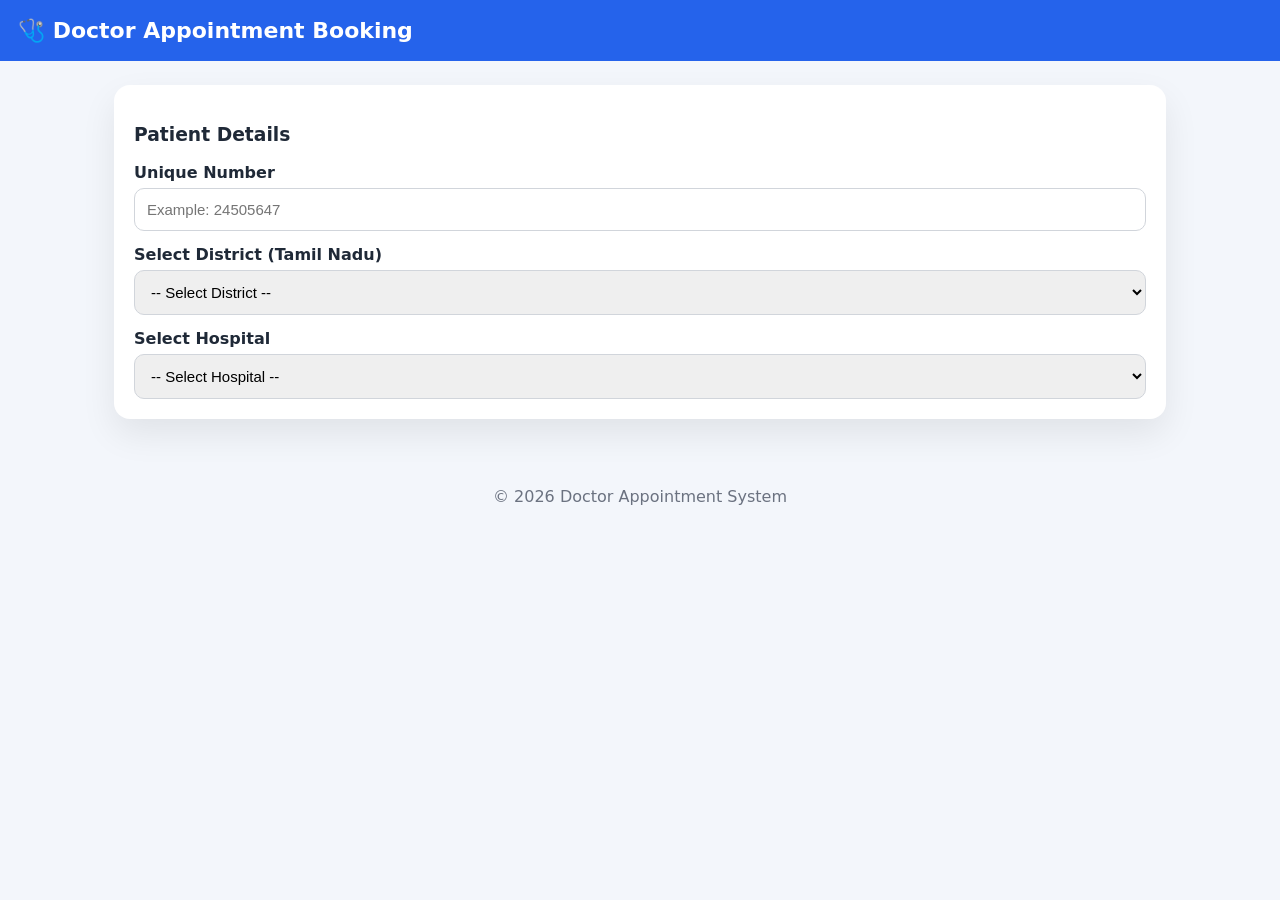
<file: NRSMEDI AI/doc.html>
<!DOCTYPE html>
<html lang="en">
<head>
<meta charset="UTF-8">
<meta name="viewport" content="width=device-width, initial-scale=1.0">
<title>Doctor Appointment Booking</title>
<link rel="icon" href="image/LOGO2.png">

<style>
*{box-sizing:border-box}
body{
  margin:0;
  font-family:"Segoe UI",system-ui;
  background:#f3f6fb;
  color:#1f2937;
}
header{
  background:#2563eb;
  color:#fff;
  padding:18px;
  font-size:22px;
  font-weight:700;
}
.container{
  max-width:1100px;
  margin:auto;
  padding:24px;
}
.card{
  background:#fff;
  border-radius:16px;
  padding:20px;
  box-shadow:0 15px 35px rgba(0,0,0,.08);
  margin-bottom:24px;
}
label{
  font-weight:600;
  display:block;
  margin-top:14px;
}
select,input{
  width:100%;
  padding:12px;
  border-radius:10px;
  border:1px solid #d1d5db;
  margin-top:6px;
  font-size:15px;
}
.doctors{
  display:grid;
  grid-template-columns:repeat(auto-fit,minmax(240px,1fr));
  gap:20px;
  margin-top:20px;
}
.doctor{
  border:1px solid #e5e7eb;
  border-radius:16px;
  padding:16px;
  text-align:center;
}
.doctor img{
  width:90px;
  height:90px;
  border-radius:50%;
  object-fit:cover;
}
.doctor h4{margin:10px 0 4px}
.doctor p{color:#6b7280;font-size:14px}
button{
  margin-top:14px;
  padding:12px;
  border:none;
  border-radius:12px;
  background:#22c55e;
  color:#fff;
  font-size:16px;
  font-weight:700;
  cursor:pointer;
}
.hidden{display:none}
.confirm{
  background:#ecfdf5;
  border-left:6px solid #22c55e;
}
footer{
  text-align:center;
  padding:20px;
  color:#6b7280;
}
</style>
</head>

<body>

<header>🩺 Doctor Appointment Booking</header>

<div class="container">

<!-- STEP 1 -->
<div class="card">
  <h3>Patient Details</h3>
  <label>Unique Number</label>
  <input id="uid" placeholder="Example: 24505647">

  <label>Select District (Tamil Nadu)</label>
  <select id="district" onchange="loadHospitals()">
    <option value="">-- Select District --</option>
    <option>Chennai</option>
    <option>Coimbatore</option>
    <option>Madurai</option>
    <option>Salem</option>
    <option>Tiruchirappalli</option>
  </select>

  <label>Select Hospital</label>
  <select id="hospital" onchange="loadDoctors()">
    <option value="">-- Select Hospital --</option>
  </select>
</div>

<!-- STEP 2 -->
<div class="card hidden" id="doctorSection">
  <h3>Select Doctor</h3>
  <div class="doctors" id="doctorList"></div>
</div>

<!-- STEP 3 -->
<div class="card hidden" id="bookingSection">
  <h3>Choose Date & Time</h3>
  <label>Appointment Date</label>
  <input type="date" id="date">

  <label>Appointment Time</label>
  <input type="time" id="time">

  <button onclick="confirmBooking()">Confirm Appointment</button>
</div>

<!-- CONFIRM -->
<div class="card confirm hidden" id="result"></div>

</div>

<footer>
  © 2026 Doctor Appointment System
</footer>

<script>
const DATA = {
  Chennai:{
    "Apollo Hospital":[
      {name:"Dr. SIVA MURUGA K", spec:"Cardiologist"},
      {name:"Dr. NARENDRA PRASATH R", spec:"Dermatologist"}
    ]
  },
  Coimbatore:{
    "KMCH Hospital":[
      {name:"Dr. NITHIS KUMAR S", spec:"CRADIOLOGIST"},
      {name:"Dr. RATHEESH NS", spec:"SKIN"}
    ]
  },
  Madurai:{
    "Meenakshi Mission":[
      {name:"Dr. Balamurugan", spec:"Neurologist"}
    ]
  },
  Salem:{
    "SKS Hospital":[
      {name:"Dr. Prakash", spec:"General Physician"}
    ]
  },
  Tiruchirappalli:{
    "KMC Hospital":[
      {name:"Dr. Joseph", spec:"Cardiologist"}
    ]
  }
};

let selectedDoctor = "";

function loadHospitals(){
  hospital.innerHTML='<option value="">-- Select Hospital --</option>';
  doctorSection.classList.add("hidden");
  bookingSection.classList.add("hidden");

  if(!district.value) return;

  Object.keys(DATA[district.value]).forEach(h=>{
    hospital.innerHTML += `<option>${h}</option>`;
  });
}

function loadDoctors(){
  doctorList.innerHTML="";
  bookingSection.classList.add("hidden");

  if(!hospital.value) return;

  DATA[district.value][hospital.value].forEach(d=>{
    doctorList.innerHTML += `
      <div class="doctor">
        <img src="https://www.shutterstock.com/image-vector/male-doctor-glasses-pensive-pose-600nw-2557336587.jpg">
        <h4>${d.name}</h4>
        <p>${d.spec}</p>
        <button onclick="selectDoctor('${d.name}')">Select</button>
      </div>`;
  });

  doctorSection.classList.remove("hidden");
}

function selectDoctor(name){
  selectedDoctor = name;
  bookingSection.classList.remove("hidden");
}

function confirmBooking(){
  if(!uid.value || !date.value || !time.value){
    alert("Please fill all details");
    return;
  }

  const booking = {
    uid:uid.value,
    district:district.value,
    hospital:hospital.value,
    doctor:selectedDoctor,
    date:date.value,
    time:time.value
  };

  const list = JSON.parse(localStorage.getItem("doctorBookings")||"[]");
  list.push(booking);
  localStorage.setItem("doctorBookings",JSON.stringify(list));

  result.classList.remove("hidden");
  result.innerHTML = `
    <h3>✅ Appointment Confirmed</h3>
    <p><b>Doctor:</b> ${booking.doctor}</p>
    <p><b>Hospital:</b> ${booking.hospital}</p>
    <p><b>District:</b> ${booking.district}</p>
    <p><b>Date:</b> ${booking.date}</p>
    <p><b>Time:</b> ${booking.time}</p>
  `;
}
</script>

</body>
</html>
</file>
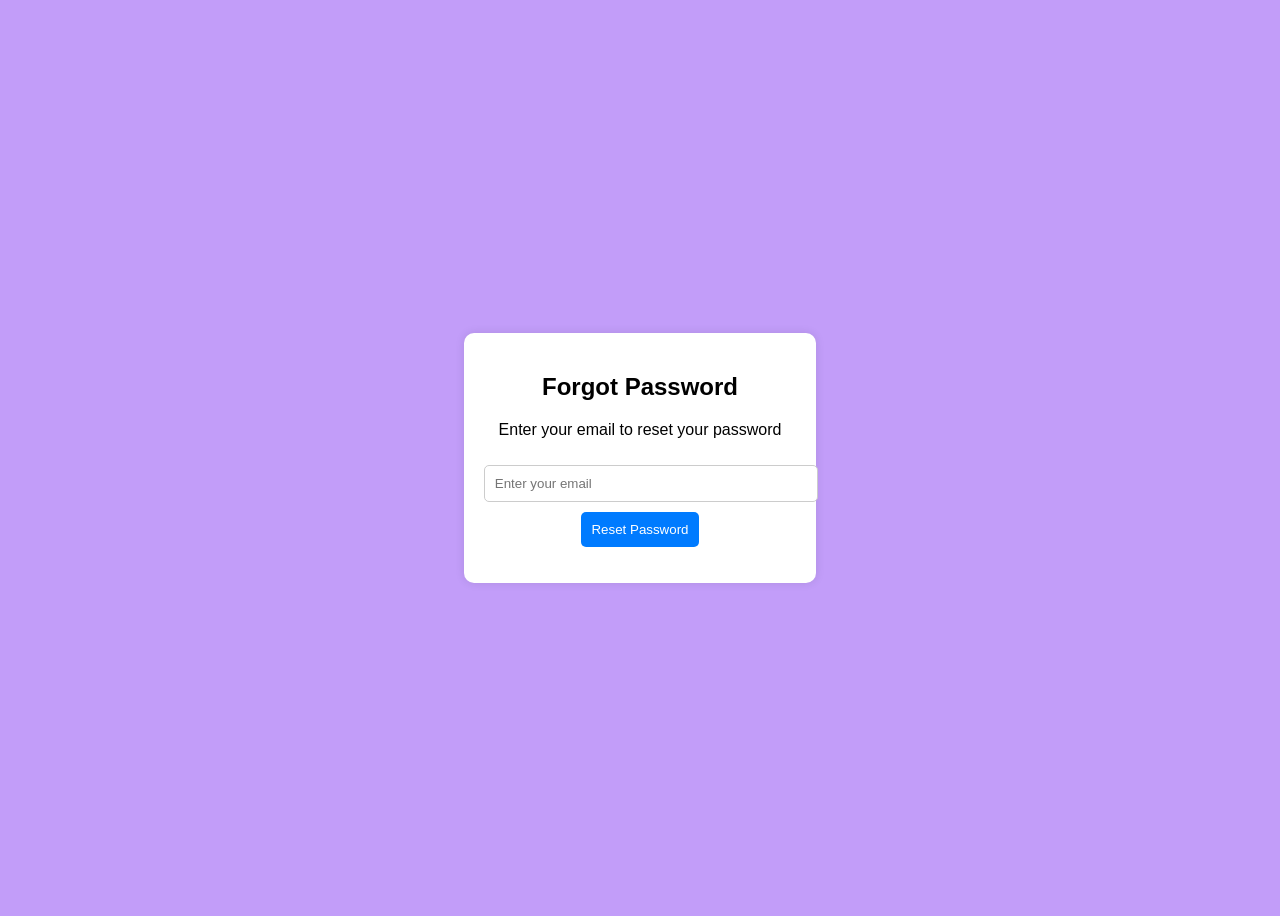
<file: NRSMEDI AI/forgetpassword.html>
<!DOCTYPE html>
<html lang="en">
<head>
    <meta charset="UTF-8">
    <meta name="viewport" content="width=device-width, initial-scale=1.0">
    <title>Forgot Password</title>
    <link rel="icon" href="image/LOGO2.png">
    <style>
        body {
            font-family: Arial, sans-serif;
            display: flex;
            justify-content: center;
            align-items: center;
            height: 100vh;
            background-color: #9e63f7a0;
        }
        .container {
            background: white;
            padding: 20px;
            border-radius: 10px;
            box-shadow: 0 0 10px rgba(0, 0, 0, 0.1);
            text-align: center;
        }
        input {
            width: 100%;
            padding: 10px;
            margin: 10px 0;
            border: 1px solid #ccc;
            border-radius: 5px;
        }
        button {
            background: #007BFF;
            color: white;
            padding: 10px;
            border: none;
            border-radius: 5px;
            cursor: pointer;
        }
        button:hover {
            background: #3f03f3;
        }
    </style>
</head>
<body>
    <div class="container">
        <h2>Forgot Password</h2>
        <p>Enter your email to reset your password</p>
        <input type="email" id="email" placeholder="Enter your email" required>
        <button onclick="resetPassword()">Reset Password</button>
        <p id="message" style="color: green; margin-top: 10px;"></p>
    </div>

    <script>
        function resetPassword() {
            var email = document.getElementById('email').value;
            if (email) {
                document.getElementById('message').innerText = "A password reset link has been sent to " + email;
            } else {
                document.getElementById('message').innerText = "Please enter a valid email";
                document.getElementById('message').style.color = "red";
            }
        }
    </script>
</body>
</html>
</file>
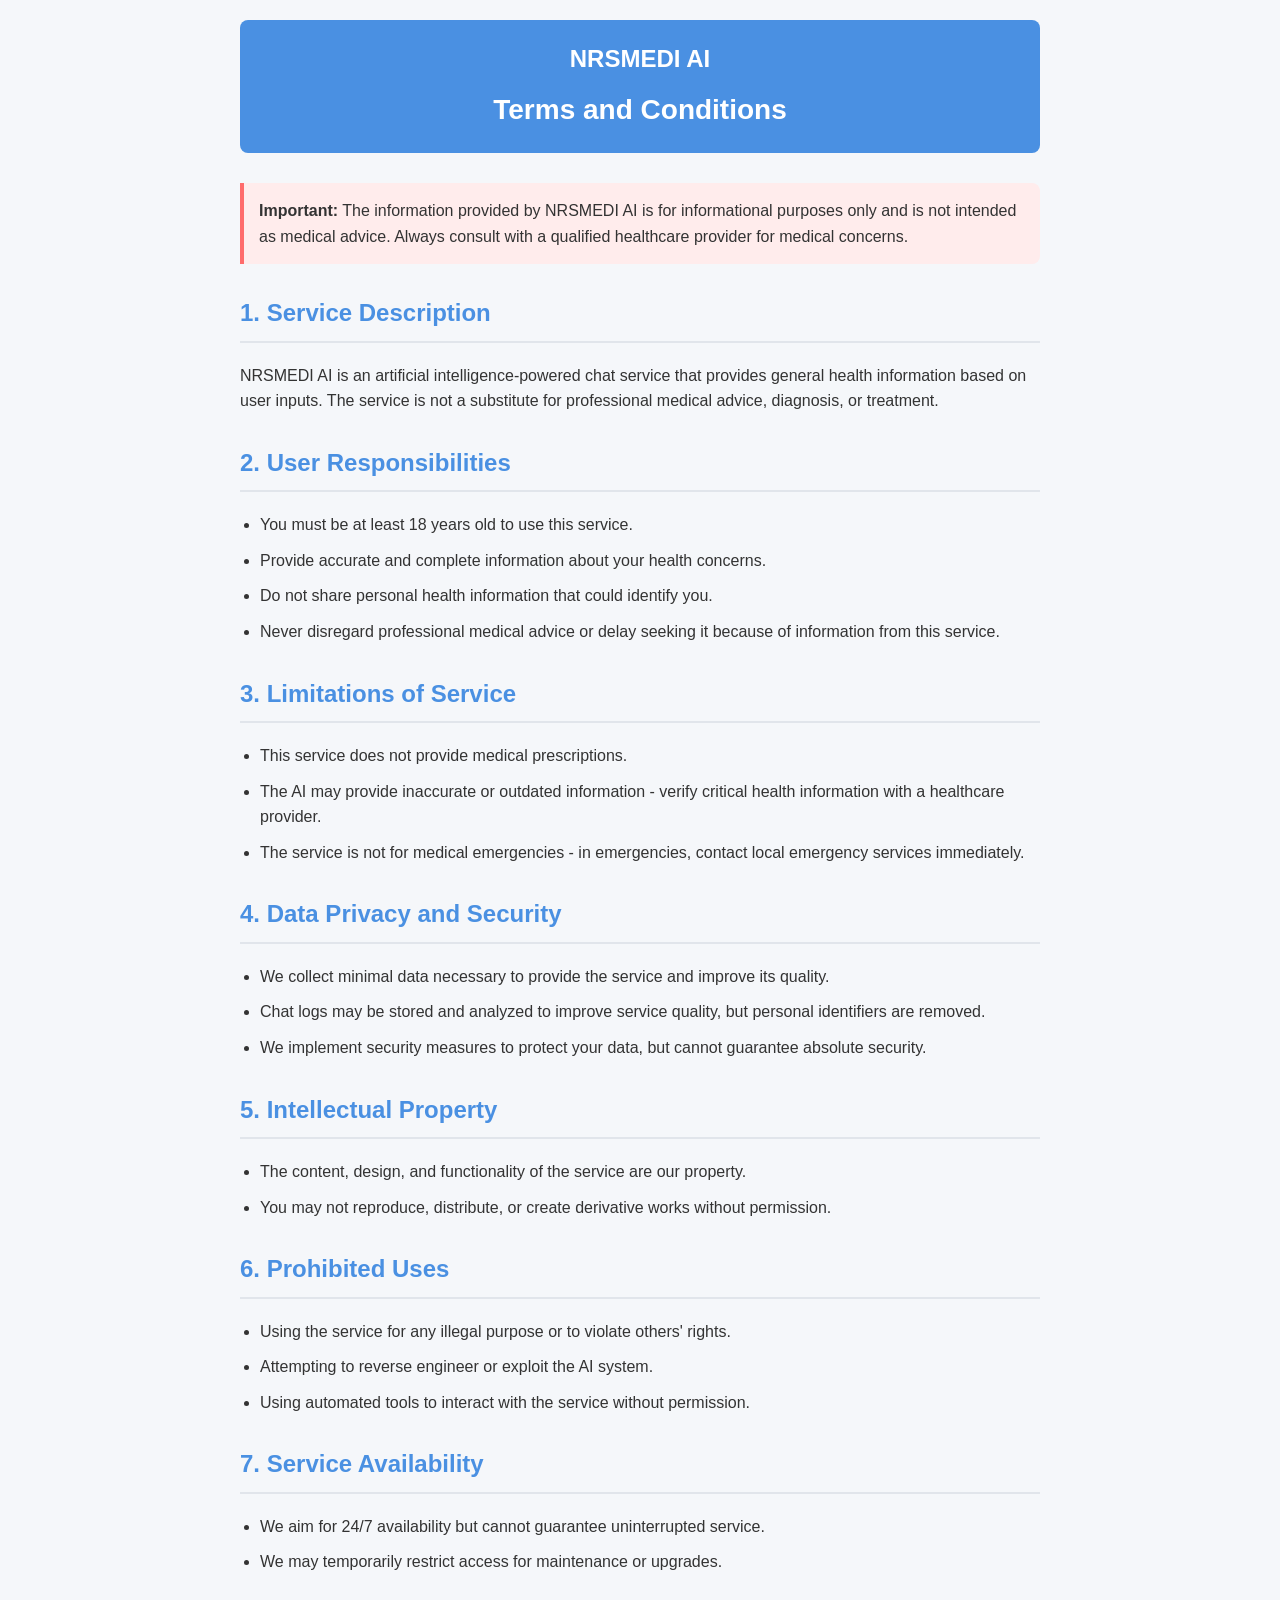
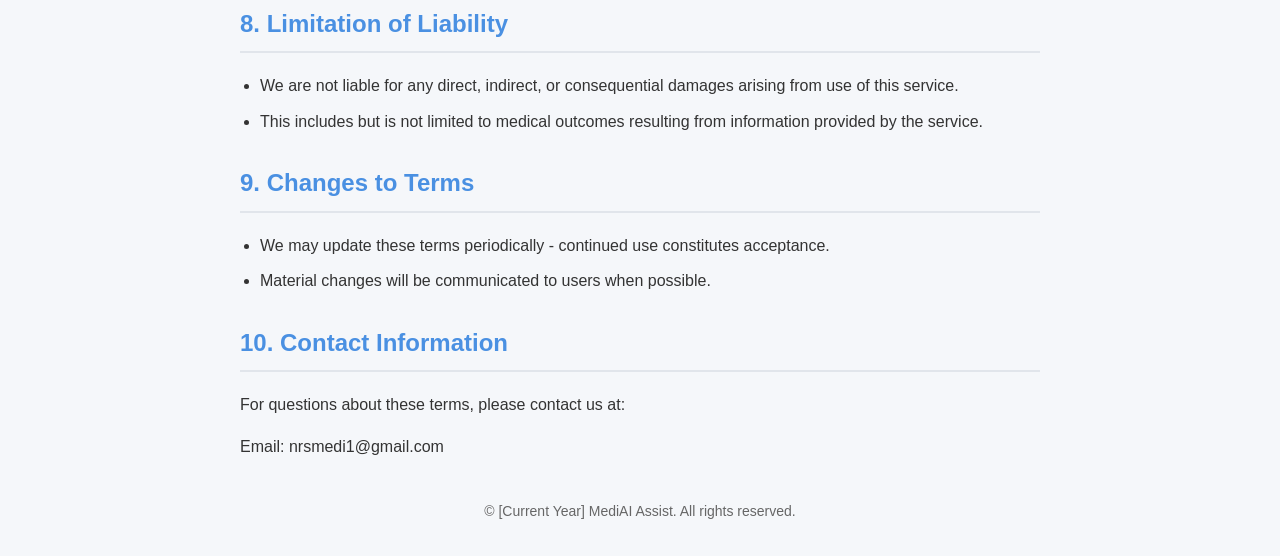
<file: NRSMEDI AI/terms.html>
<!DOCTYPE html>
<html lang="en">
<head>
    <meta charset="UTF-8">
    <meta name="viewport" content="width=device-width, initial-scale=1.0">
    <title>Medical AI Chatbox - Terms and Conditions</title>
    <style>
        body {
            font-family: 'Segoe UI', Tahoma, Geneva, Verdana, sans-serif;
            line-height: 1.6;
            color: #333;
            max-width: 800px;
            margin: 0 auto;
            padding: 20px;
            background-color: #f5f7fa;
        }
        header {
            background-color: #4a90e2;
            color: white;
            padding: 20px;
            border-radius: 8px;
            margin-bottom: 30px;
            text-align: center;
        }
        h1 {
            margin: 0;
            font-size: 28px;
        }
        h2 {
            color: #4a90e2;
            border-bottom: 2px solid #e1e5eb;
            padding-bottom: 8px;
            margin-top: 30px;
        }
        ul {
            margin: 20px 0;
            padding-left: 20px;
        }
        li {
            margin-bottom: 10px;
        }
        .disclaimer {
            background-color: #ffecec;
            border-left: 4px solid #ff6b6b;
            padding: 15px;
            margin: 20px 0;
            border-radius: 0 8px 8px 0;
        }
        footer {
            margin-top: 40px;
            text-align: center;
            color: #666;
            font-size: 14px;
        }
        .logo {
            font-weight: bold;
            font-size: 24px;
            margin-bottom: 10px;
        }
    </style>
</head>
<body>
    <header>
        <div class="logo">NRSMEDI AI</div>
        <h1>Terms and Conditions</h1>
        
    </header>

    <div class="disclaimer">
        <strong>Important:</strong> The information provided by  NRSMEDI AI is for informational purposes only and is not intended as medical advice. Always consult with a qualified healthcare provider for medical concerns.
    </div>

    <h2>1. Service Description</h2>
    <p>NRSMEDI AI is an artificial intelligence-powered chat service that provides general health information based on user inputs. The service is not a substitute for professional medical advice, diagnosis, or treatment.</p>

    <h2>2. User Responsibilities</h2>
    <ul>
        <li>You must be at least 18 years old to use this service.</li>
        <li>Provide accurate and complete information about your health concerns.</li>
        <li>Do not share personal health information that could identify you.</li>
        <li>Never disregard professional medical advice or delay seeking it because of information from this service.</li>
    </ul>

    <h2>3. Limitations of Service</h2>
    <ul>
        <li>This service does not provide medical prescriptions.</li>
        <li>The AI may provide inaccurate or outdated information - verify critical health information with a healthcare provider.</li>
        <li>The service is not for medical emergencies - in emergencies, contact local emergency services immediately.</li>
    </ul>

    <h2>4. Data Privacy and Security</h2>
    <ul>
        <li>We collect minimal data necessary to provide the service and improve its quality.</li>
        <li>Chat logs may be stored and analyzed to improve service quality, but personal identifiers are removed.</li>
        <li>We implement security measures to protect your data, but cannot guarantee absolute security.</li>
    </ul>

    <h2>5. Intellectual Property</h2>
    <ul>
        <li>The content, design, and functionality of the service are our property.</li>
        <li>You may not reproduce, distribute, or create derivative works without permission.</li>
    </ul>

    <h2>6. Prohibited Uses</h2>
    <ul>
        <li>Using the service for any illegal purpose or to violate others' rights.</li>
        <li>Attempting to reverse engineer or exploit the AI system.</li>
        <li>Using automated tools to interact with the service without permission.</li>
    </ul>

    <h2>7. Service Availability</h2>
    <ul>
        <li>We aim for 24/7 availability but cannot guarantee uninterrupted service.</li>
        <li>We may temporarily restrict access for maintenance or upgrades.</li>
    </ul>

    <h2>8. Limitation of Liability</h2>
    <ul>
        <li>We are not liable for any direct, indirect, or consequential damages arising from use of this service.</li>
        <li>This includes but is not limited to medical outcomes resulting from information provided by the service.</li>
    </ul>

    <h2>9. Changes to Terms</h2>
    <ul>
        <li>We may update these terms periodically - continued use constitutes acceptance.</li>
        <li>Material changes will be communicated to users when possible.</li>
    </ul>

    <h2>10. Contact Information</h2>
    <p>For questions about these terms, please contact us at:</p>
    <p>Email: nrsmedi1@gmail.com</p>

    <footer>
        <p>&copy; [Current Year] MediAI Assist. All rights reserved.</p>
    </footer>
</body>
</html>
</file>
